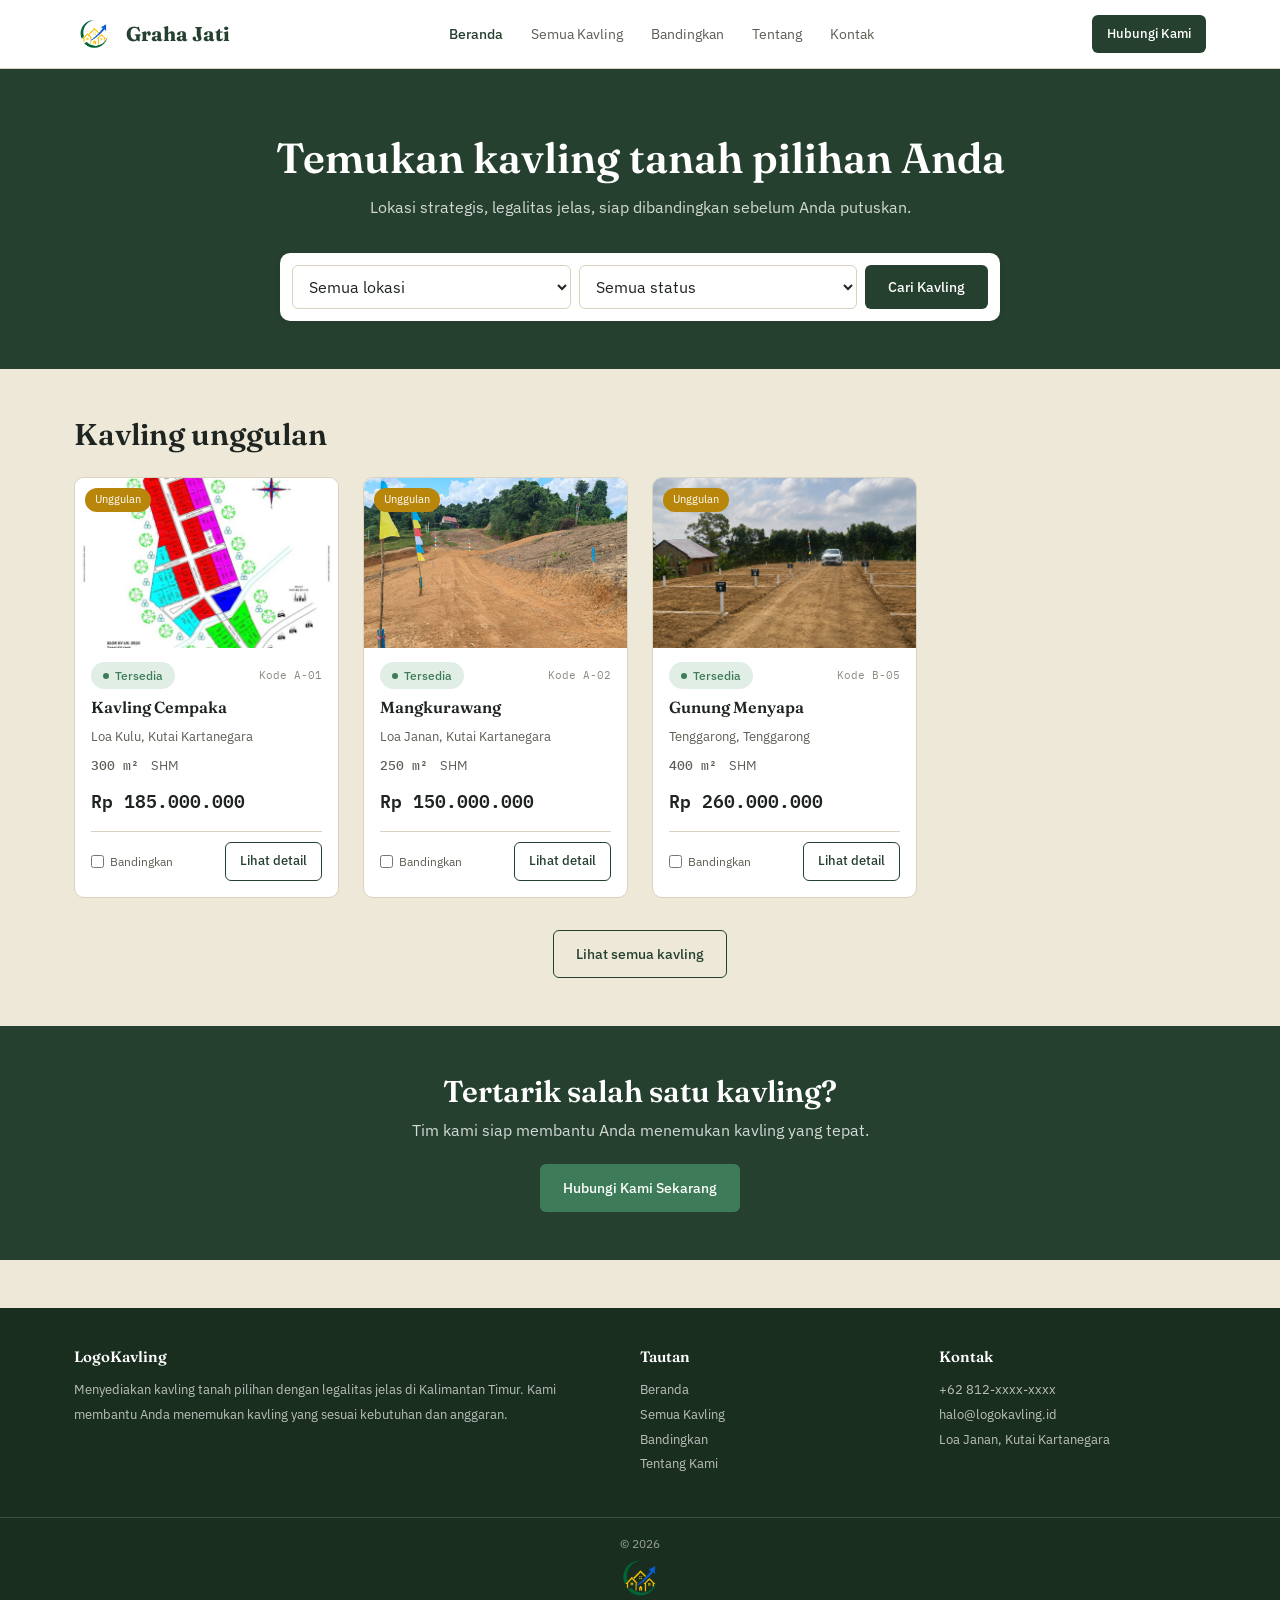
<file: index.html>
<!DOCTYPE html>
<html lang="id">
<head>
  <meta charset="UTF-8">
  <meta name="viewport" content="width=device-width, initial-scale=1.0">
  <title>LogoKavling — Kavling Tanah Pilihan</title>
  <link rel="preconnect" href="https://fonts.googleapis.com">
  <link href="https://fonts.googleapis.com/css2?family=Fraunces:wght@600;700&family=IBM+Plex+Sans:wght@400;500&family=IBM+Plex+Mono:wght@400;500&display=swap" rel="stylesheet">
  <link rel="stylesheet" href="css/style.css">
  <link rel="stylesheet" href="css/components.css">
</head>
<body data-page="index">

  <div id="navbar-placeholder"></div>

  <section class="hero">
    <div class="container">
      <h1>Temukan kavling tanah pilihan Anda</h1>
      <p>Lokasi strategis, legalitas jelas, siap dibandingkan sebelum Anda putuskan.</p>

      <form class="hero-search" onsubmit="submitHeroSearch(event)">
        <select id="heroLokasi">
          <option value="">Semua lokasi</option>
        </select>
        <select id="heroStatus">
          <option value="">Semua status</option>
          <option value="tersedia">Tersedia</option>
          <option value="terjual">Terjual</option>
        </select>
        <button type="submit" class="btn btn-primary">Cari Kavling</button>
      </form>
    </div>
  </section>

  <section class="section">
    <div class="container">
      <h2 style="margin-bottom:24px;">Kavling unggulan</h2>
      <div class="grid-kavling" id="featuredGrid">
        <p class="text-muted">Memuat kavling...</p>
      </div>
      <div style="text-align:center; margin-top:32px;">
        <a href="kavling.html" class="btn btn-secondary">Lihat semua kavling</a>
      </div>
    </div>
  </section>

  <section class="section" style="background:var(--color-primary); color:#fff; text-align:center;">
    <div class="container">
      <h2 style="color:#fff; margin-bottom:8px;">Tertarik salah satu kavling?</h2>
      <p style="color:rgba(255,255,255,0.8); margin-bottom:20px;">Tim kami siap membantu Anda menemukan kavling yang tepat.</p>
      <a href="kontak.html" class="btn btn-whatsapp">Hubungi Kami Sekarang</a>
    </div>
  </section>

  <div id="footer-placeholder"></div>

  <script src="js/data.js"></script>
  <script src="js/compare.js"></script>
  <script src="js/components.js"></script>
  <script src="js/home.js"></script>
</body>
</html>
</file>
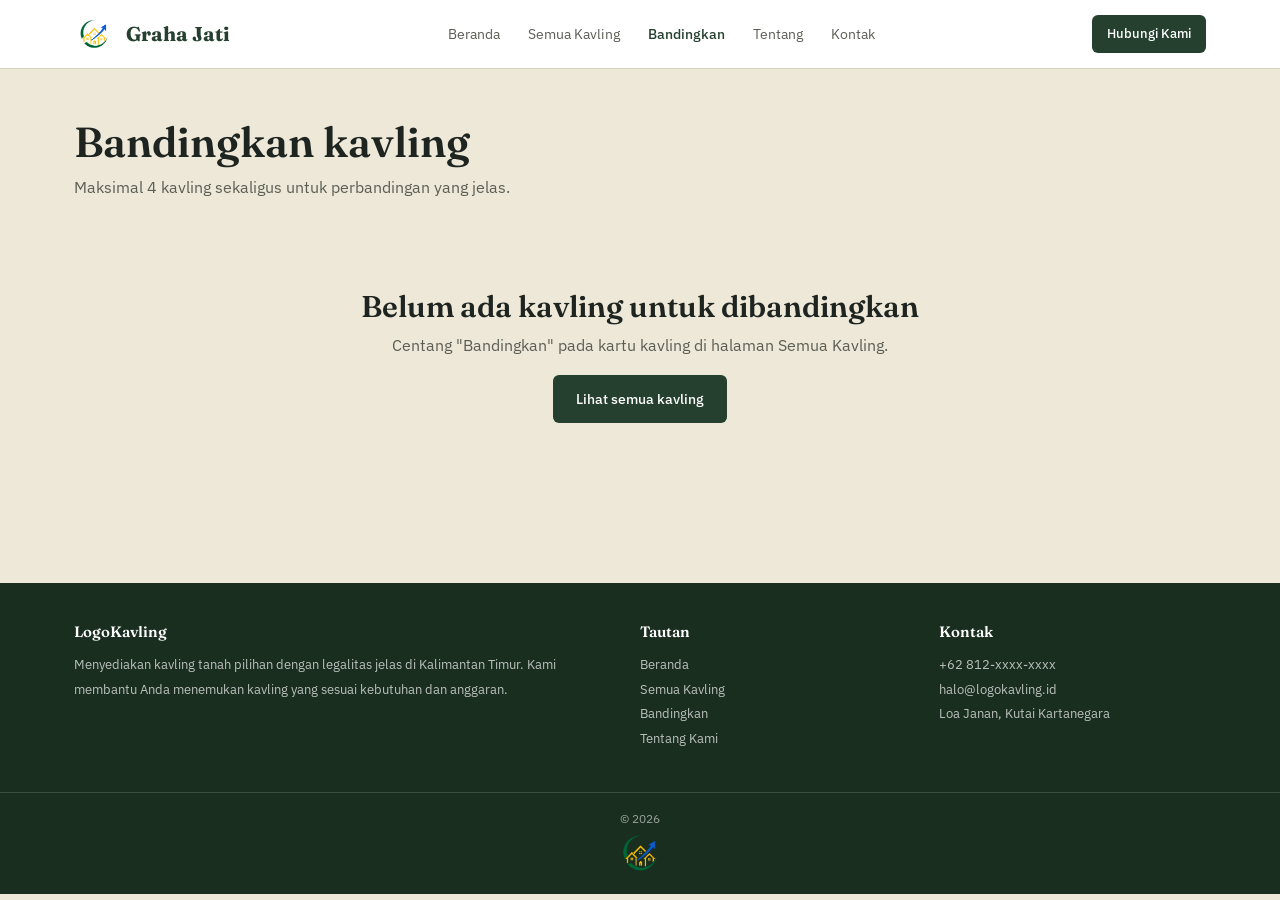
<file: bandingkan.html>
<!DOCTYPE html>
<html lang="id">
<head>
  <meta charset="UTF-8">
  <meta name="viewport" content="width=device-width, initial-scale=1.0">
  <title>Bandingkan Kavling — LogoKavling</title>
  <link rel="preconnect" href="https://fonts.googleapis.com">
  <link href="https://fonts.googleapis.com/css2?family=Fraunces:wght@600;700&family=IBM+Plex+Sans:wght@400;500&family=IBM+Plex+Mono:wght@400;500&display=swap" rel="stylesheet">
  <link rel="stylesheet" href="css/style.css">
  <link rel="stylesheet" href="css/components.css">
</head>
<body data-page="bandingkan">

  <div id="navbar-placeholder"></div>

  <section class="section">
    <div class="container">
      <h1 style="margin-bottom:8px;">Bandingkan kavling</h1>
      <p class="text-secondary" style="margin-bottom:24px;">Maksimal 4 kavling sekaligus untuk perbandingan yang jelas.</p>

      <div id="compareWrap">
        <p class="text-muted">Memuat data...</p>
      </div>
    </div>
  </section>

  <div id="footer-placeholder"></div>

  <script src="js/data.js"></script>
  <script src="js/compare.js"></script>
  <script src="js/components.js"></script>
  <script src="js/bandingkan.js"></script>
</body>
</html>
</file>
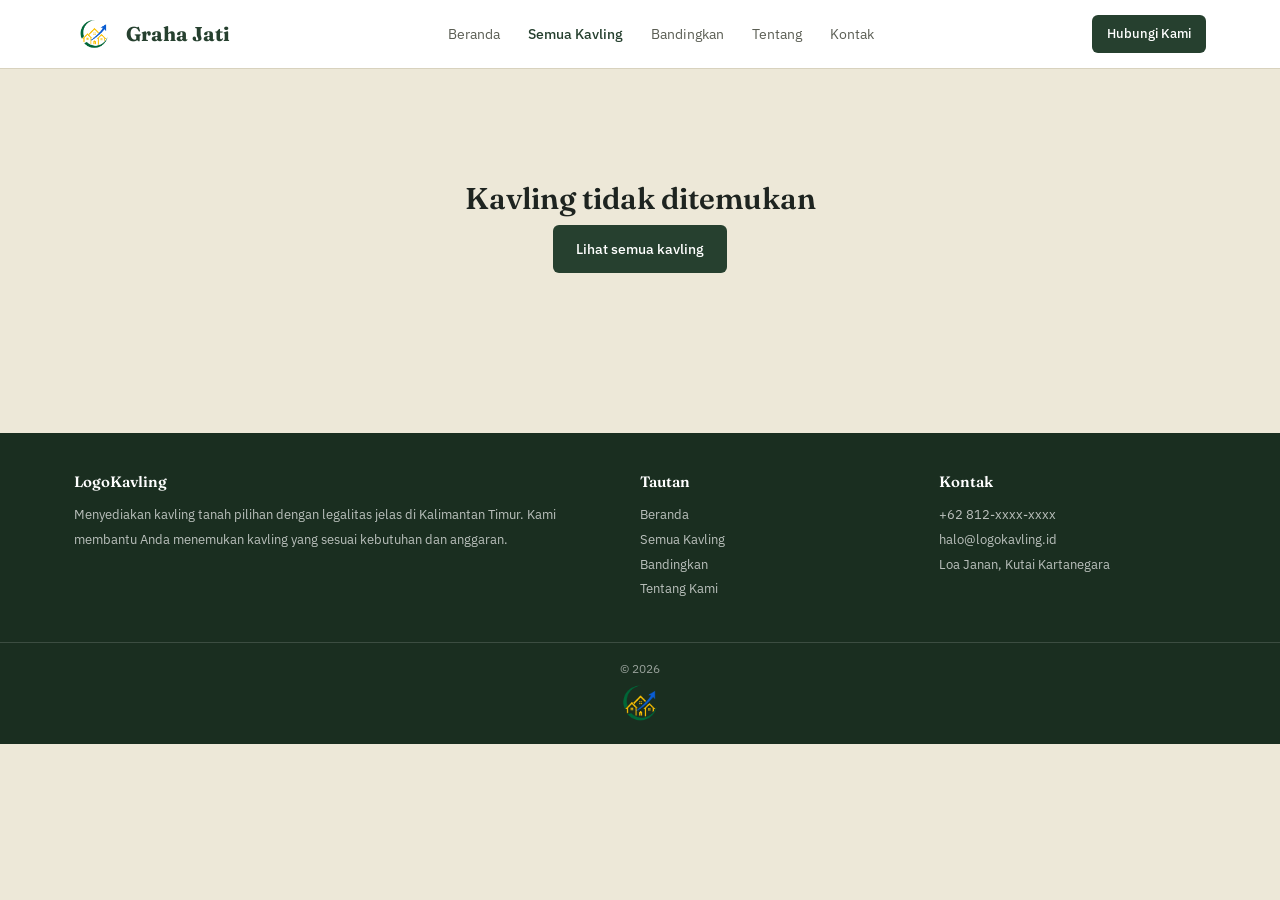
<file: kavling-detail.html>
<!DOCTYPE html>
<html lang="id">
<head>
  <meta charset="UTF-8">
  <meta name="viewport" content="width=device-width, initial-scale=1.0">
  <title>Detail Kavling — LogoKavling</title>
  <link rel="preconnect" href="https://fonts.googleapis.com">
  <link href="https://fonts.googleapis.com/css2?family=Fraunces:wght@600;700&family=IBM+Plex+Sans:wght@400;500&family=IBM+Plex+Mono:wght@400;500&display=swap" rel="stylesheet">
  <link rel="stylesheet" href="css/style.css">
  <link rel="stylesheet" href="css/components.css">
</head>
<body data-page="kavling">

  <div id="navbar-placeholder"></div>

  <section class="section">
    <div class="container" id="detailWrap">

      <p class="text-muted" style="font-size:13px; margin-bottom:16px;">
        <a href="index.html">Beranda</a> / <span id="breadcrumbLokasi"></span> / <span id="breadcrumbNama"></span>
      </p>

      <div class="gallery">
        <div class="gallery-main" id="galleryMain"></div>
        <div class="gallery-thumbs" id="galleryThumbs"></div>
      </div>

      <div class="detail-header">
        <div>
          <div id="statusBadgeDetail"></div>
          <h1 id="namaKavling" style="margin:8px 0 4px;"></h1>
          <p class="text-secondary" id="alamatKavling"></p>
        </div>
        <div class="detail-harga">
          <div class="harga-total" id="hargaTotal"></div>
          <div class="harga-per-m2" id="hargaPerM2"></div>
        </div>
      </div>

      <div style="display:grid; grid-template-columns: 1.3fr 1fr; gap:32px;">
        <div>
          <h3 style="margin-bottom:12px;">Spesifikasi</h3>
          <table class="spec-table" id="specTable"></table>

          <h3 style="margin:24px 0 12px;">Deskripsi</h3>
          <p class="text-secondary" id="deskripsiKavling"></p>

          <h3 style="margin:24px 0 12px;">Lokasi</h3>
          <div class="map-embed" id="mapEmbed"></div>
        </div>

        <div>
          <div class="detail-actions" style="flex-direction:column;">
            <a href="#" id="waButton" target="_blank" class="btn btn-whatsapp btn-block">Chat WhatsApp</a>
            <label class="btn btn-secondary btn-block" style="cursor:pointer;">
              <input type="checkbox" id="compareCheckboxDetail" style="margin-right:8px;">
              Tambahkan ke perbandingan
            </label>
          </div>
        </div>
      </div>

      <section style="margin-top:48px;">
        <h2 style="margin-bottom:20px;">Kavling serupa</h2>
        <div class="grid-kavling" id="kavlingSerupa"></div>
      </section>

    </div>
  </section>

  <div id="footer-placeholder"></div>

  <script src="js/data.js"></script>
  <script src="js/compare.js"></script>
  <script src="js/components.js"></script>
  <script src="js/kavling-detail.js"></script>
</body>
</html>
</file>
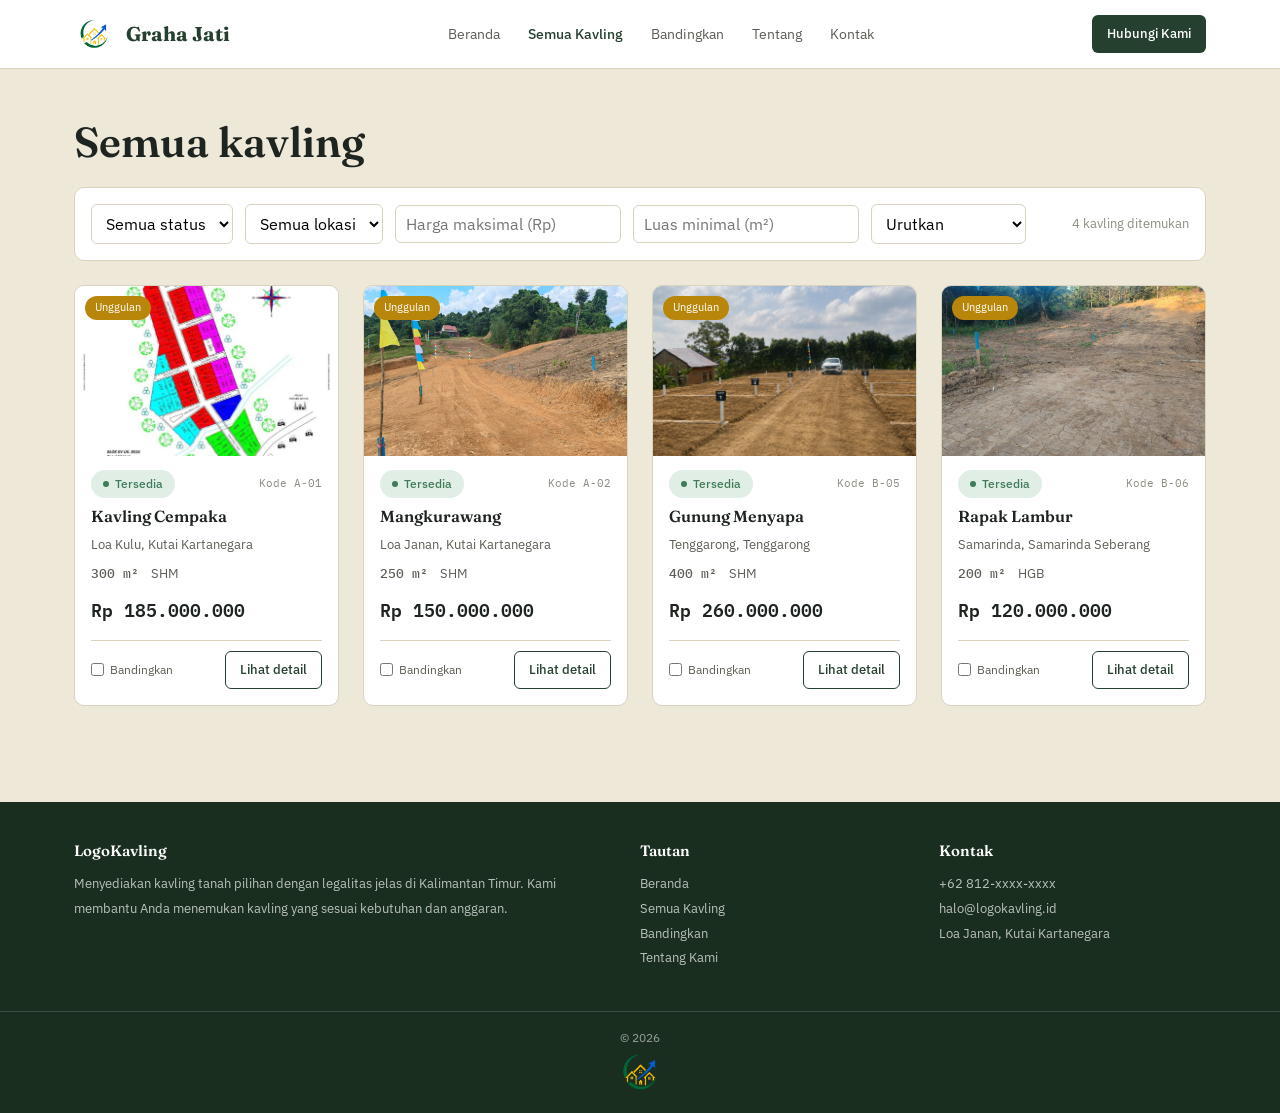
<file: kavling.html>
<!DOCTYPE html>
<html lang="id">
<head>
  <meta charset="UTF-8">
  <meta name="viewport" content="width=device-width, initial-scale=1.0">
  <title>Semua Kavling — LogoKavling</title>
  <link rel="preconnect" href="https://fonts.googleapis.com">
  <link href="https://fonts.googleapis.com/css2?family=Fraunces:wght@600;700&family=IBM+Plex+Sans:wght@400;500&family=IBM+Plex+Mono:wght@400;500&display=swap" rel="stylesheet">
  <link rel="stylesheet" href="css/style.css">
  <link rel="stylesheet" href="css/components.css">
</head>
<body data-page="kavling">

  <div id="navbar-placeholder"></div>

  <section class="section">
    <div class="container">
      <h1 style="margin-bottom:20px;">Semua kavling</h1>

      <div class="filter-bar" id="filterBar">
        <select id="filterStatus">
          <option value="">Semua status</option>
          <option value="tersedia">Tersedia</option>
          <option value="terjual">Terjual</option>
        </select>
        <select id="filterLokasi">
          <option value="">Semua lokasi</option>
        </select>
        <input type="number" id="filterHargaMax" placeholder="Harga maksimal (Rp)">
        <input type="number" id="filterLuasMin" placeholder="Luas minimal (m²)">
        <select id="sortBy">
          <option value="">Urutkan</option>
          <option value="harga_asc">Harga terendah</option>
          <option value="harga_desc">Harga tertinggi</option>
          <option value="luas_desc">Luas terbesar</option>
        </select>
        <span class="filter-result-count" id="resultCount"></span>
      </div>

      <button class="btn btn-primary filter-toggle-mobile" id="filterToggleMobile">Filter</button>

      <div class="grid-kavling" id="kavlingGrid">
        <p class="text-muted">Memuat kavling...</p>
      </div>
    </div>
  </section>

  <div id="footer-placeholder"></div>

  <script src="js/data.js"></script>
  <script src="js/compare.js"></script>
  <script src="js/components.js"></script>
  <script src="js/kavling-list.js"></script>
</body>
</html>
</file>
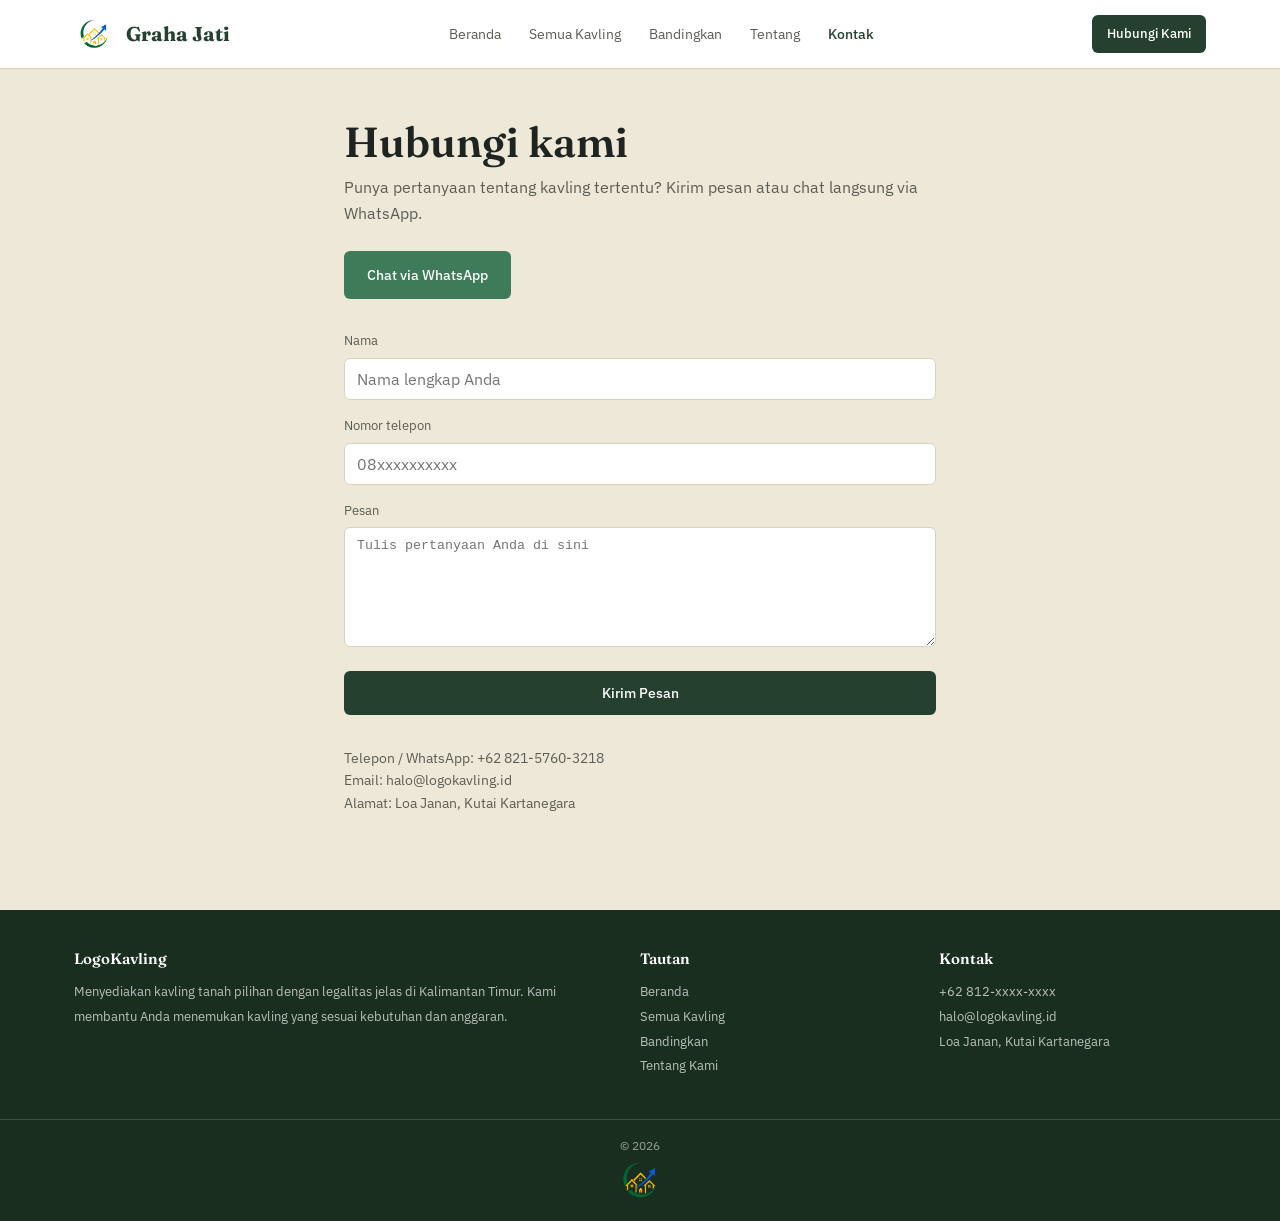
<file: kontak.html>
<!DOCTYPE html>
<html lang="id">
<head>
  <meta charset="UTF-8">
  <meta name="viewport" content="width=device-width, initial-scale=1.0">
  <title>Kontak — LogoKavling</title>
  <link rel="preconnect" href="https://fonts.googleapis.com">
  <link href="https://fonts.googleapis.com/css2?family=Fraunces:wght@600;700&family=IBM+Plex+Sans:wght@400;500&family=IBM+Plex+Mono:wght@400;500&display=swap" rel="stylesheet">
  <link rel="stylesheet" href="css/style.css">
  <link rel="stylesheet" href="css/components.css">
</head>
<body data-page="kontak">

  <div id="navbar-placeholder"></div>

  <section class="section">
    <div class="container" style="max-width:640px;">
      <h1 style="margin-bottom:8px;">Hubungi kami</h1>
      <p class="text-secondary" style="margin-bottom:24px;">
        Punya pertanyaan tentang kavling tertentu? Kirim pesan atau chat langsung via WhatsApp.
      </p>

      <a href="https://wa.me/6282157603218" target="_blank" class="btn btn-whatsapp" style="margin-bottom:32px;">Chat via WhatsApp</a>

      <form onsubmit="event.preventDefault(); alert('Pesan terkirim. Kami akan segera menghubungi Anda.');">
        <div class="form-group">
          <label for="nama">Nama</label>
          <input type="text" id="nama" placeholder="Nama lengkap Anda" required>
        </div>
        <div class="form-group">
          <label for="telepon">Nomor telepon</label>
          <input type="tel" id="telepon" placeholder="08xxxxxxxxxx" required>
        </div>
        <div class="form-group">
          <label for="pesan">Pesan</label>
          <textarea id="pesan" placeholder="Tulis pertanyaan Anda di sini"></textarea>
        </div>
        <button type="submit" class="btn btn-primary btn-block">Kirim Pesan</button>
      </form>

      <div style="margin-top:32px; font-size:14px;" class="text-secondary">
        <p>Telepon / WhatsApp: +62 821-5760-3218</p>
        <p>Email: halo@logokavling.id</p>
        <p>Alamat: Loa Janan, Kutai Kartanegara</p>
      </div>
    </div>
  </section>

  <div id="footer-placeholder"></div>

  <script src="js/data.js"></script>
  <script src="js/compare.js"></script>
  <script src="js/components.js"></script>
</body>
</html>
</file>
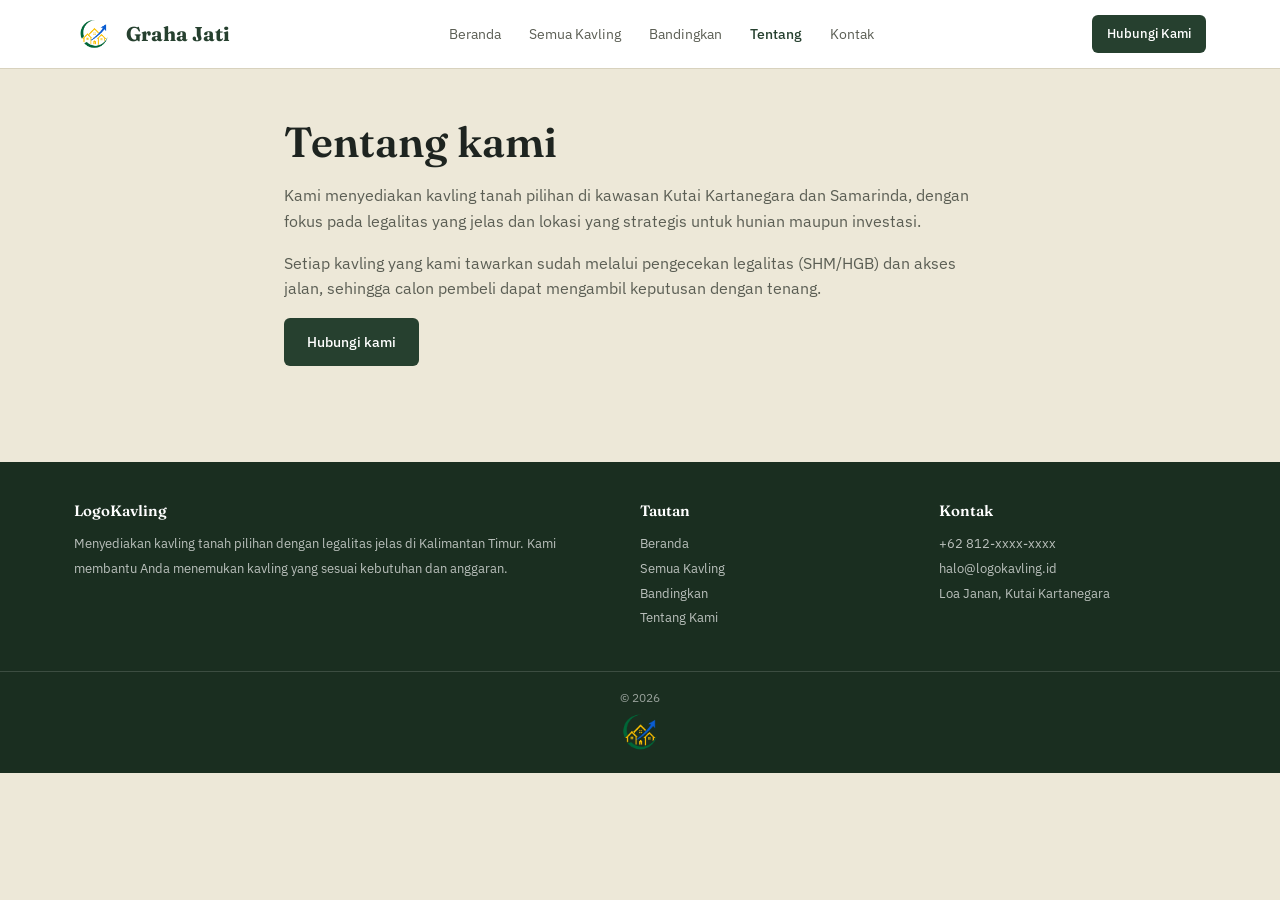
<file: tentang.html>
<!DOCTYPE html>
<html lang="id">
<head>
  <meta charset="UTF-8">
  <meta name="viewport" content="width=device-width, initial-scale=1.0">
  <title>Tentang Kami — LogoKavling</title>
  <link rel="preconnect" href="https://fonts.googleapis.com">
  <link href="https://fonts.googleapis.com/css2?family=Fraunces:wght@600;700&family=IBM+Plex+Sans:wght@400;500&family=IBM+Plex+Mono:wght@400;500&display=swap" rel="stylesheet">
  <link rel="stylesheet" href="css/style.css">
  <link rel="stylesheet" href="css/components.css">
</head>
<body data-page="tentang">

  <div id="navbar-placeholder"></div>

  <section class="section">
    <div class="container" style="max-width:760px;">
      <h1 style="margin-bottom:16px;">Tentang kami</h1>
      <p class="text-secondary" style="margin-bottom:16px;">
        Kami menyediakan kavling tanah pilihan di kawasan Kutai Kartanegara dan Samarinda,
        dengan fokus pada legalitas yang jelas dan lokasi yang strategis untuk hunian maupun investasi.
      </p>
      <p class="text-secondary" style="margin-bottom:16px;">
        Setiap kavling yang kami tawarkan sudah melalui pengecekan legalitas (SHM/HGB) dan
        akses jalan, sehingga calon pembeli dapat mengambil keputusan dengan tenang.
      </p>
      <a href="kontak.html" class="btn btn-primary">Hubungi kami</a>
    </div>
  </section>

  <div id="footer-placeholder"></div>

  <script src="js/data.js"></script>
  <script src="js/compare.js"></script>
  <script src="js/components.js"></script>
</body>
</html>
</file>
<file: css/style.css>
/* ==========================================================================
   TOKENS — sumber tunggal warna, tipografi, spacing
   ========================================================================== */
:root {
  /* Warna */
  --color-ink: #1E2420;
  --color-primary: #26402F;
  --color-primary-dark: #1A2E20;
  --color-base: #EDE8D8;
  --color-surface: #FFFFFF;
  --color-accent: #B8860B;
  --color-accent-dark: #8C6708;
  --color-status-tersedia: #3E7C59;
  --color-status-tersedia-bg: #E1EEE5;
  --color-status-terjual: #9C4A32;
  --color-status-terjual-bg: #F0E1DB;
  --color-border: #D8D2BE;
  --color-text-secondary: #5B5E54;
  --color-text-muted: #8B8D80;

  /* Tipografi */
  --font-display: "Fraunces", Georgia, serif;
  --font-body: "IBM Plex Sans", -apple-system, sans-serif;
  --font-mono: "IBM Plex Mono", "Courier New", monospace;

  /* Spacing & layout */
  --radius-sm: 6px;
  --radius-md: 10px;
  --radius-lg: 16px;
  --max-width: 1180px;
  --shadow-card: 0 1px 2px rgba(30, 36, 32, 0.06), 0 2px 8px rgba(30, 36, 32, 0.05);
}

/* ==========================================================================
   RESET
   ========================================================================== */
* { box-sizing: border-box; margin: 0; padding: 0; }

html { scroll-behavior: smooth; }

body {
  font-family: var(--font-body);
  color: var(--color-ink);
  background: var(--color-base);
  line-height: 1.6;
  font-size: 16px;
}

img { max-width: 100%; display: block; }

a { color: inherit; text-decoration: none; }

ul { list-style: none; }

button, input, select { font-family: inherit; font-size: inherit; }

button { cursor: pointer; }

/* ==========================================================================
   TIPOGRAFI
   ========================================================================== */
h1, h2, h3, .font-display {
  font-family: var(--font-display);
  font-weight: 600;
  line-height: 1.2;
  color: var(--color-ink);
}

h1 { font-size: clamp(28px, 4vw, 42px); }
h2 { font-size: clamp(22px, 3vw, 30px); }
h3 { font-size: 18px; }

.text-muted { color: var(--color-text-muted); }
.text-secondary { color: var(--color-text-secondary); }

.font-mono {
  font-family: var(--font-mono);
}

/* Angka penting (harga, luas, kode) selalu pakai mono — ciri khas situs ini */
.angka {
  font-family: var(--font-mono);
  font-weight: 500;
}

/* ==========================================================================
   LAYOUT UTILITIES
   ========================================================================== */
.container {
  max-width: var(--max-width);
  margin: 0 auto;
  padding: 0 24px;
}

.section {
  padding: 48px 0;
}

.grid-kavling {
  display: grid;
  grid-template-columns: repeat(auto-fill, minmax(260px, 1fr));
  gap: 24px;
}

.btn {
  display: inline-flex;
  align-items: center;
  gap: 8px;
  padding: 12px 22px;
  border-radius: var(--radius-sm);
  border: 1px solid transparent;
  font-weight: 500;
  font-size: 14px;
  transition: transform 0.1s ease, background 0.15s ease;
}

.btn:active { transform: scale(0.98); }

.btn-primary {
  background: var(--color-primary);
  color: #fff;
}
.btn-primary:hover { background: var(--color-primary-dark); }

.btn-secondary {
  background: transparent;
  border-color: var(--color-primary);
  color: var(--color-primary);
}
.btn-secondary:hover { background: rgba(38, 64, 47, 0.06); }

.btn-whatsapp {
  background: #3E7C59;
  color: #fff;
}
.btn-whatsapp:hover { background: #326347; }

.btn-block { width: 100%; justify-content: center; }

.btn-sm { padding: 8px 14px; font-size: 13px; }

/* ==========================================================================
   RESPONSIVE
   ========================================================================== */
@media (max-width: 640px) {
  .section { padding: 32px 0; }
  .container { padding: 0 16px; }
}
</file>
<file: css/components.css>
/* ==========================================================================
   NAVBAR
   ========================================================================== */
.navbar {
  position: sticky;
  top: 0;
  z-index: 50;
  background: var(--color-surface);
  border-bottom: 1px solid var(--color-border);
}

.navbar-inner {
  display: flex;
  align-items: center;
  justify-content: space-between;
  padding: 14px 24px;
  max-width: var(--max-width);
  margin: 0 auto;
}

.navbar-logo {
  display: flex;
  align-items: center;
  gap: 12px; /* Jarak antara logo dan teks */
  font-family: var(--font-display);
  font-size: 20px;
  font-weight: 700;
  color: var(--color-primary);
  text-decoration: none;
}

/* Aturan baru khusus mengunci ukuran gambar di dalam logo navbar */
.navbar-logo img {
  height: 40px; /* Mengunci tinggi gambar agar pas dengan navbar */
  width: auto;  /* Lebar otomatis menyesuaikan agar tidak gepeng */
  object-contain: contain;
}

.navbar-links {
  display: flex;
  gap: 28px;
  font-size: 14px;
  color: var(--color-text-secondary);
}

.navbar-links a:hover,
.navbar-links a.active {
  color: var(--color-primary);
  font-weight: 500;
}

.navbar-actions {
  display: flex;
  align-items: center;
  gap: 12px;
}

.navbar-toggle {
  display: none;
  background: none;
  border: none;
  font-size: 24px;
  color: var(--color-ink);
}

.compare-count {
  position: relative;
}

.compare-count .badge-count {
  position: absolute;
  top: -6px;
  right: -10px;
  background: var(--color-accent);
  color: #fff;
  font-size: 10px;
  font-family: var(--font-mono);
  min-width: 16px;
  height: 16px;
  border-radius: 50%;
  display: flex;
  align-items: center;
  justify-content: center;
  padding: 0 3px;
}

@media (max-width: 860px) {
  .navbar-links { display: none; }
  .navbar-toggle { display: block; }
  .navbar-links.open {
    display: flex;
    flex-direction: column;
    position: absolute;
    top: 100%;
    left: 0;
    right: 0;
    background: var(--color-surface);
    border-bottom: 1px solid var(--color-border);
    padding: 16px 24px;
    gap: 16px;
  }
}

/* ==========================================================================
   HERO
   ========================================================================== */
.hero {
  background: var(--color-primary);
  color: #fff;
  padding: 64px 0 48px;
  text-align: center;
}

.hero h1 { color: #fff; margin-bottom: 12px; }

.hero p {
  color: rgba(255, 255, 255, 0.8);
  font-size: 16px;
  margin-bottom: 32px;
}

.hero-search {
  background: var(--color-surface);
  border-radius: var(--radius-md);
  padding: 12px;
  max-width: 720px;
  margin: 0 auto;
  display: flex;
  gap: 8px;
  flex-wrap: wrap;
  box-shadow: var(--shadow-card);
}

.hero-search select,
.hero-search input {
  flex: 1;
  min-width: 140px;
  padding: 10px 12px;
  border: 1px solid var(--color-border);
  border-radius: var(--radius-sm);
  background: #fff;
  color: var(--color-ink);
}

/* ==========================================================================
   FILTER BAR (halaman daftar kavling)
   ========================================================================== */
.filter-bar {
  display: flex;
  gap: 12px;
  flex-wrap: wrap;
  align-items: center;
  background: var(--color-surface);
  border: 1px solid var(--color-border);
  border-radius: var(--radius-md);
  padding: 16px;
  margin-bottom: 24px;
}

.filter-bar select,
.filter-bar input {
  padding: 8px 10px;
  border: 1px solid var(--color-border);
  border-radius: var(--radius-sm);
  background: #fff;
}

.filter-bar .filter-result-count {
  margin-left: auto;
  font-size: 13px;
  color: var(--color-text-muted);
}

.filter-toggle-mobile {
  display: none;
}

@media (max-width: 640px) {
  .filter-bar {
    display: none;
  }
  .filter-bar.open {
    display: flex;
    position: fixed;
    bottom: 0;
    left: 0;
    right: 0;
    z-index: 60;
    border-radius: var(--radius-lg) var(--radius-lg) 0 0;
    max-height: 70vh;
    overflow-y: auto;
  }
  .filter-toggle-mobile {
    display: flex;
    position: fixed;
    bottom: 20px;
    left: 50%;
    transform: translateX(-50%);
    z-index: 55;
  }
}

/* ==========================================================================
   BADGE STATUS — stempel bulat
   ========================================================================== */
.badge-status {
  display: inline-flex;
  align-items: center;
  gap: 6px;
  padding: 4px 12px;
  border-radius: 999px;
  font-size: 12px;
  font-weight: 500;
}

.badge-status::before {
  content: "";
  width: 6px;
  height: 6px;
  border-radius: 50%;
}

.badge-status.tersedia {
  background: var(--color-status-tersedia-bg);
  color: var(--color-status-tersedia);
}
.badge-status.tersedia::before { background: var(--color-status-tersedia); }

.badge-status.terjual {
  background: var(--color-status-terjual-bg);
  color: var(--color-status-terjual);
}
.badge-status.terjual::before { background: var(--color-status-terjual); }

/* ==========================================================================
   KARTU KAVLING
   ========================================================================== */
.kavling-card {
  background: var(--color-surface);
  border: 1px solid var(--color-border);
  border-radius: var(--radius-md);
  overflow: hidden;
  transition: box-shadow 0.15s ease, transform 0.15s ease;
  display: flex;
  flex-direction: column;
}

.kavling-card:hover {
  box-shadow: var(--shadow-card);
  transform: translateY(-2px);
}

.kavling-card.terjual {
  opacity: 0.72;
}

.kavling-card-photo {
  height: 170px;
  background: var(--color-base);
  display: flex;
  align-items: center;
  justify-content: center;
  color: var(--color-text-muted);
  font-size: 13px;
  position: relative;
}

.kavling-card-photo img {
  width: 100%;
  height: 100%;
  object-fit: cover;
}

.kavling-card-badge-unggulan {
  position: absolute;
  top: 10px;
  left: 10px;
  background: var(--color-accent);
  color: #fff;
  font-size: 11px;
  padding: 3px 10px;
  border-radius: 999px;
}

.kavling-card-body {
  padding: 14px 16px 16px;
  display: flex;
  flex-direction: column;
  gap: 6px;
  flex: 1;
}

.kavling-card-top-row {
  display: flex;
  justify-content: space-between;
  align-items: center;
}

.kavling-card-kode {
  font-family: var(--font-mono);
  font-size: 11px;
  color: var(--color-text-muted);
}

.kavling-card-nama {
  font-family: var(--font-display);
  font-size: 16px;
  font-weight: 600;
}

.kavling-card-lokasi {
  font-size: 13px;
  color: var(--color-text-secondary);
  display: flex;
  align-items: center;
  gap: 4px;
}

.kavling-card-meta {
  font-size: 13px;
  color: var(--color-text-secondary);
  display: flex;
  gap: 12px;
  margin-top: 2px;
}

.kavling-card-harga {
  font-family: var(--font-mono);
  font-size: 18px;
  font-weight: 600;
  margin-top: 4px;
}

.kavling-card-footer {
  display: flex;
  align-items: center;
  justify-content: space-between;
  margin-top: 10px;
  padding-top: 10px;
  border-top: 1px solid var(--color-border);
}

.footer-bottom img {
  height: 50px; /* Mengunci tinggi gambar agar pas dengan navbar */
  width: auto;  /* Lebar otomatis menyesuaikan agar tidak gepeng */
  object-contain: contain;
  alighn-items: center;
  margin: 0 auto;
}

.kavling-card-compare {
  display: flex;
  align-items: center;
  gap: 6px;
  font-size: 12px;
  color: var(--color-text-secondary);
}

/* ==========================================================================
   GALERI (halaman detail)
   ========================================================================== */
.gallery {
  display: grid;
  grid-template-columns: 2fr 1fr;
  gap: 8px;
  margin-bottom: 8px;
}

.gallery-main {
  border-radius: var(--radius-md);
  overflow: hidden;
  height: 360px;
  background: var(--color-base);
}

.gallery-main img { width: 100%; height: 100%; object-fit: cover; }

.gallery-thumbs {
  display: grid;
  grid-template-rows: 1fr 1fr;
  gap: 8px;
}

.gallery-thumbs > div {
  border-radius: var(--radius-md);
  overflow: hidden;
  background: var(--color-base);
  position: relative;
}

.gallery-thumbs img { width: 100%; height: 100%; object-fit: cover; }

.gallery-thumbs .gallery-more-overlay {
  position: absolute;
  inset: 0;
  background: rgba(30, 36, 32, 0.55);
  color: #fff;
  display: flex;
  align-items: center;
  justify-content: center;
  font-size: 14px;
  font-weight: 500;
}

@media (max-width: 640px) {
  .gallery { grid-template-columns: 1fr; }
  .gallery-main { height: 240px; }
  .gallery-thumbs { grid-auto-flow: column; grid-template-rows: none; height: 80px; }
}

/* ==========================================================================
   DETAIL — spesifikasi & aksi
   ========================================================================== */
.detail-header {
  display: flex;
  justify-content: space-between;
  align-items: flex-start;
  flex-wrap: wrap;
  gap: 16px;
  padding: 20px 0;
  border-bottom: 1px solid var(--color-border);
  margin-bottom: 24px;
}

.detail-harga {
  text-align: right;
}

.detail-harga .harga-total {
  font-family: var(--font-mono);
  font-size: 26px;
  font-weight: 600;
}

.detail-harga .harga-per-m2 {
  font-size: 12px;
  color: var(--color-text-muted);
}

.spec-table {
  width: 100%;
  border-collapse: collapse;
  background: var(--color-surface);
  border: 1px solid var(--color-border);
  border-radius: var(--radius-md);
  overflow: hidden;
}

.spec-table tr td {
  padding: 12px 16px;
  font-size: 14px;
  border-bottom: 1px solid var(--color-border);
}

.spec-table tr:last-child td { border-bottom: none; }

.spec-table td:first-child { color: var(--color-text-secondary); width: 45%; }
.spec-table td:last-child { text-align: right; font-weight: 500; }

.map-embed {
  border-radius: var(--radius-md);
  overflow: hidden;
  border: 1px solid var(--color-border);
  height: 260px;
}

.map-embed iframe { width: 100%; height: 100%; border: 0; }

.detail-actions {
  display: flex;
  gap: 10px;
  margin: 24px 0;
}

/* ==========================================================================
   FOOTER
   ========================================================================== */
.site-footer {
  background: var(--color-primary-dark);
  color: rgba(255, 255, 255, 0.85);
  margin-top: 48px;
}

.footer-inner {
  max-width: var(--max-width);
  margin: 0 auto;
  padding: 40px 24px;
  display: grid;
  grid-template-columns: 2fr 1fr 1fr;
  gap: 32px;
}

.footer-inner h3 { color: #fff; font-size: 15px; margin-bottom: 12px; }

.footer-inner p, .footer-inner a {
  font-size: 13px;
  color: rgba(255, 255, 255, 0.7);
  line-height: 1.9;
}

.footer-inner a:hover { color: #fff; }

.footer-bottom {
  border-top: 1px solid rgba(255, 255, 255, 0.15);
  text-align: center;
  padding: 16px;
  font-size: 12px;
  color: rgba(255, 255, 255, 0.55);
}

@media (max-width: 640px) {
  .footer-inner { grid-template-columns: 1fr; }
}

/* ==========================================================================
   HALAMAN BANDINGKAN
   ========================================================================== */
.compare-table-wrap {
  overflow-x: auto;
  border: 1px solid var(--color-border);
  border-radius: var(--radius-md);
  background: var(--color-surface);
}

.compare-table {
  width: 100%;
  border-collapse: collapse;
  min-width: 560px;
}

.compare-table th, .compare-table td {
  padding: 14px 16px;
  border-bottom: 1px solid var(--color-border);
  text-align: left;
  font-size: 14px;
}

.compare-table th {
  color: var(--color-text-secondary);
  font-weight: 500;
  font-size: 13px;
}

.compare-table td.remove-cell {
  text-align: right;
}

.empty-state {
  text-align: center;
  padding: 64px 24px;
  color: var(--color-text-secondary);
}

.empty-state h2 { margin-bottom: 8px; }

/* ==========================================================================
   FORM KONTAK
   ========================================================================== */
.form-group { margin-bottom: 16px; }

.form-group label {
  display: block;
  font-size: 13px;
  color: var(--color-text-secondary);
  margin-bottom: 6px;
}

.form-group input,
.form-group textarea,
.form-group select {
  width: 100%;
  padding: 10px 12px;
  border: 1px solid var(--color-border);
  border-radius: var(--radius-sm);
  background: #fff;
}

.form-group textarea { min-height: 120px; resize: vertical; }
</file>
